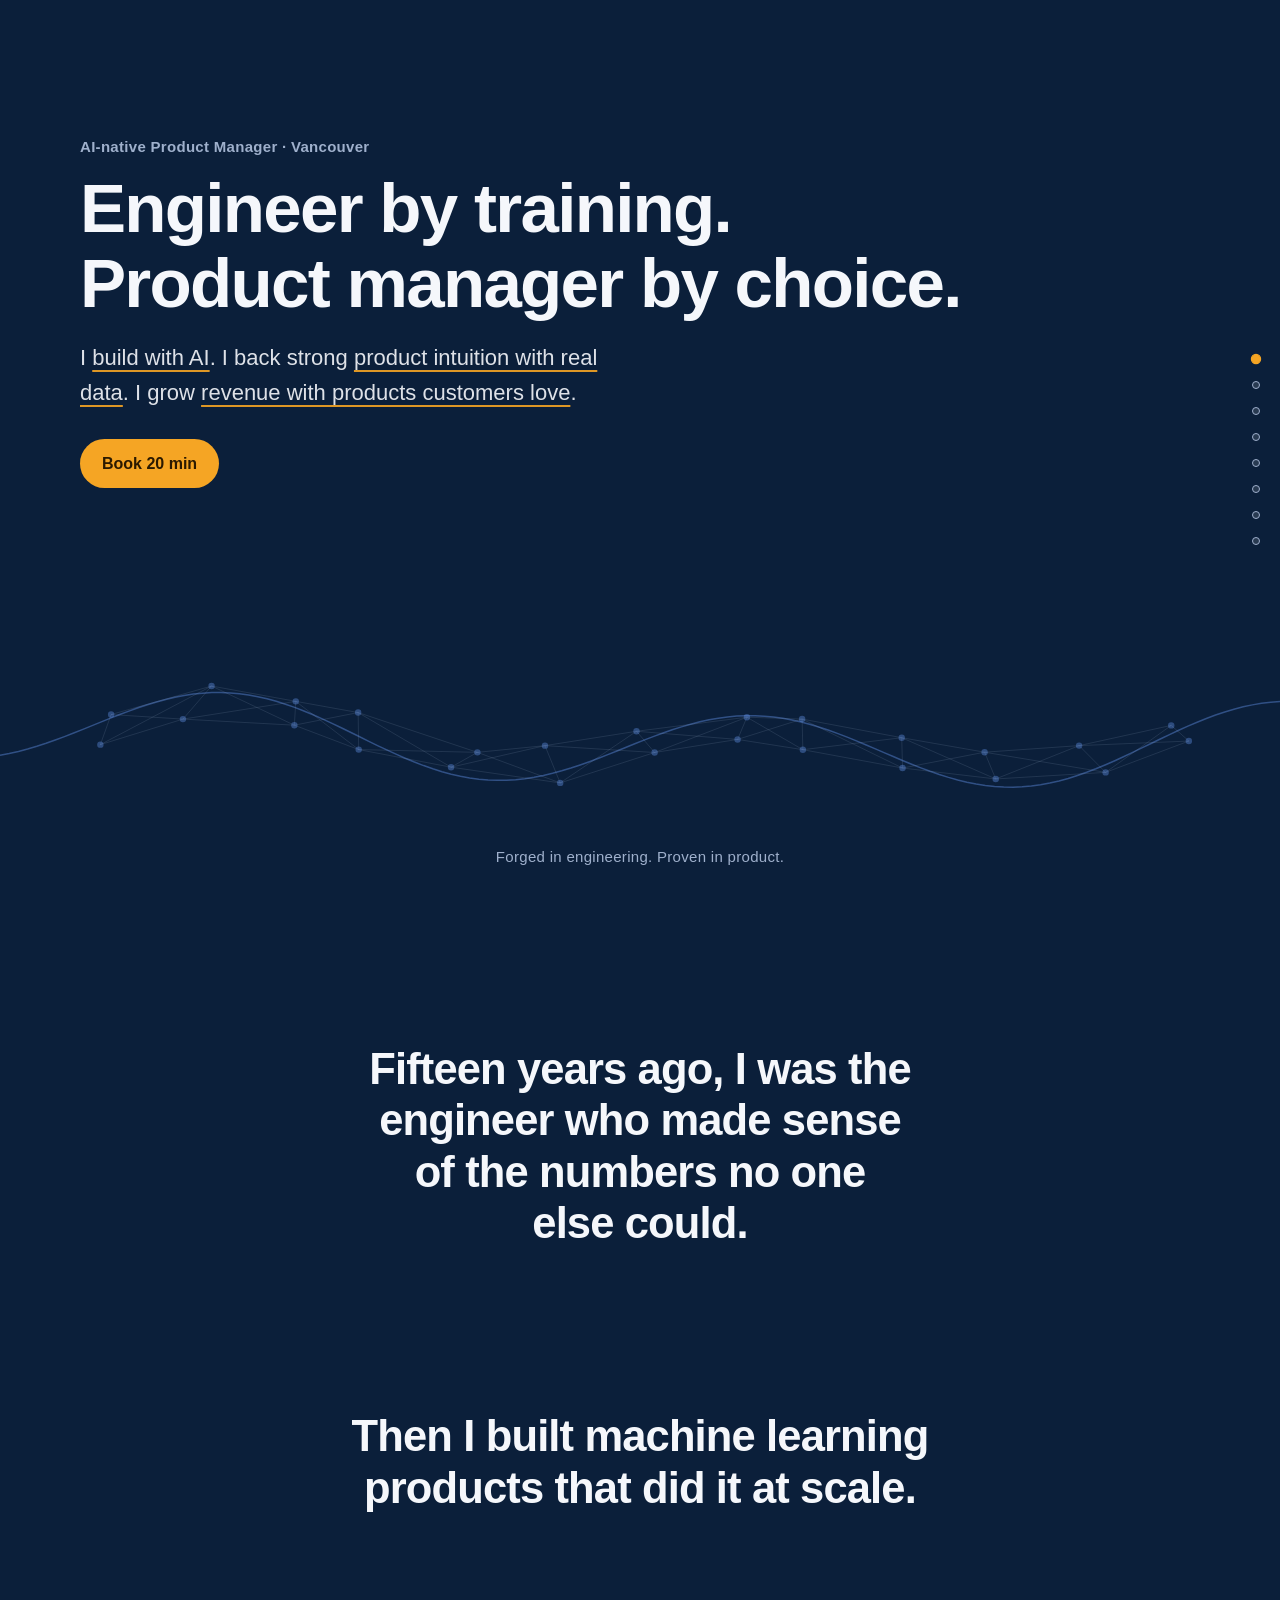
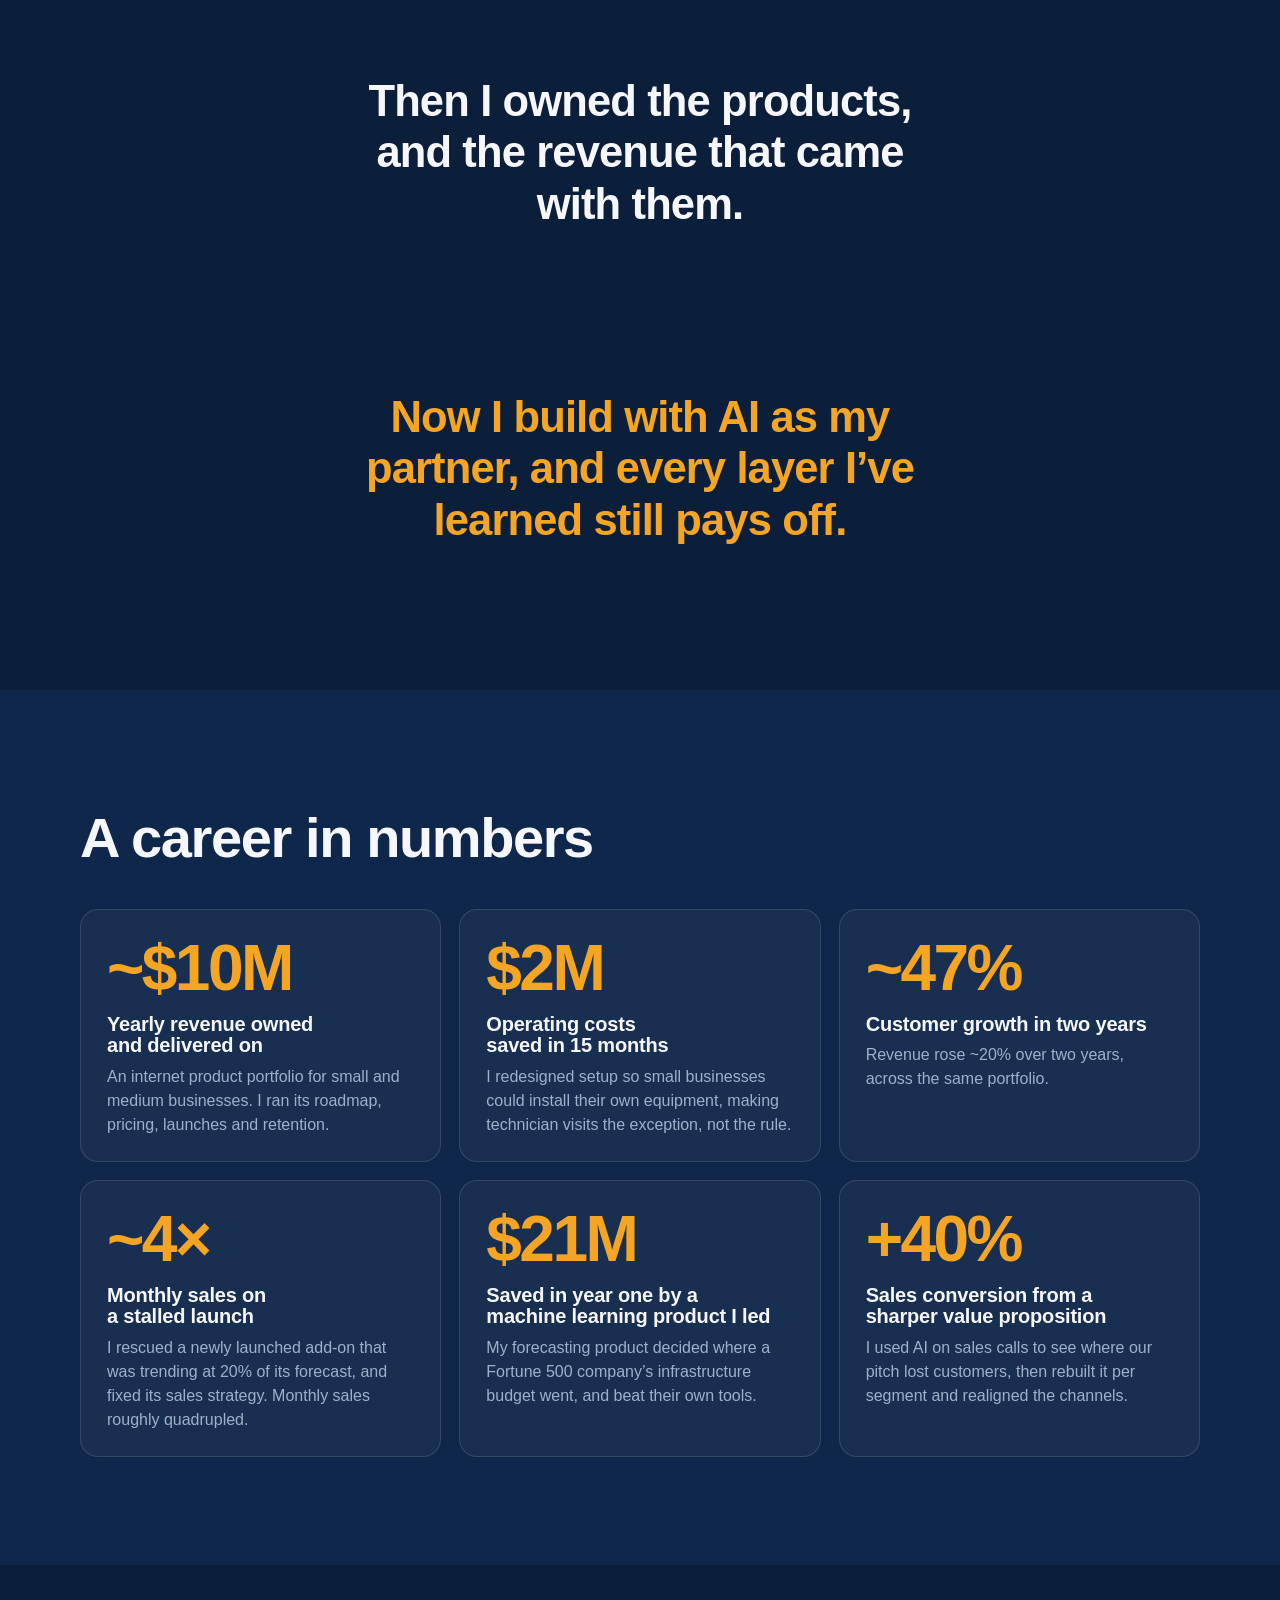
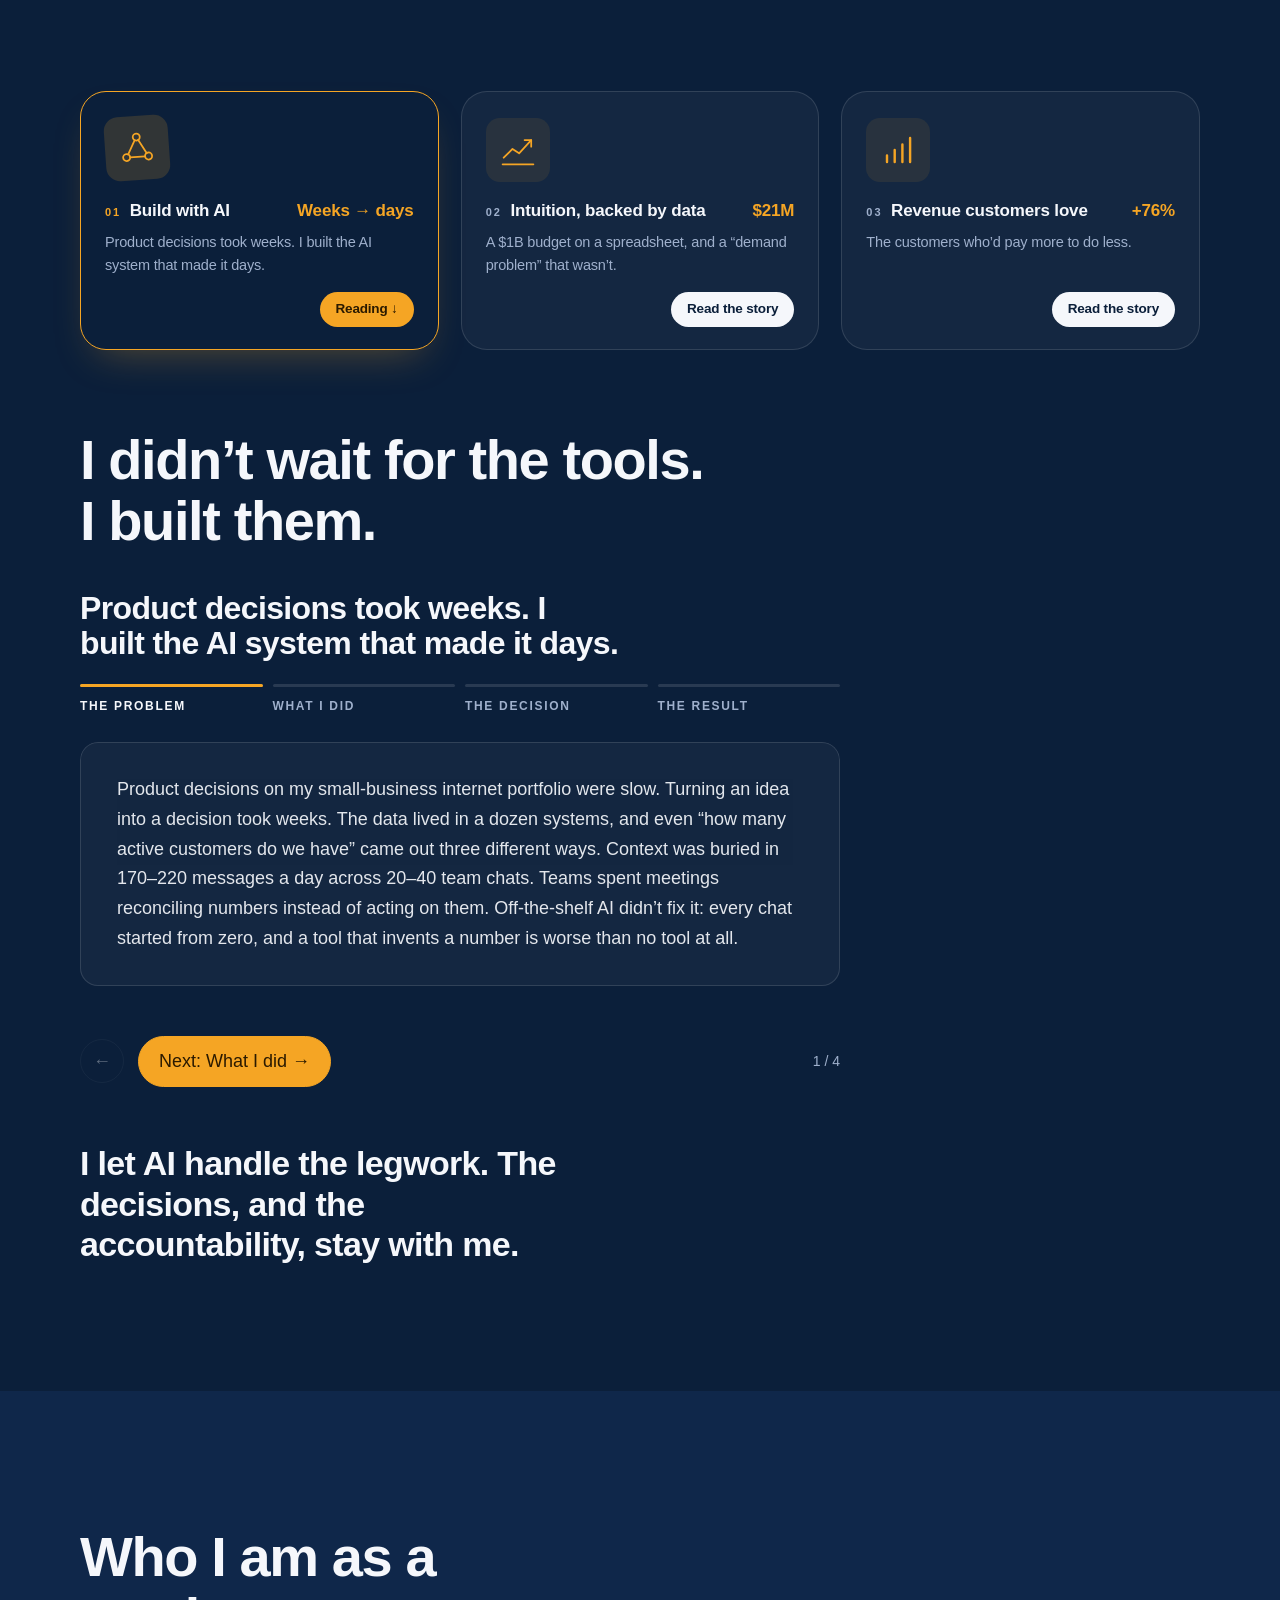
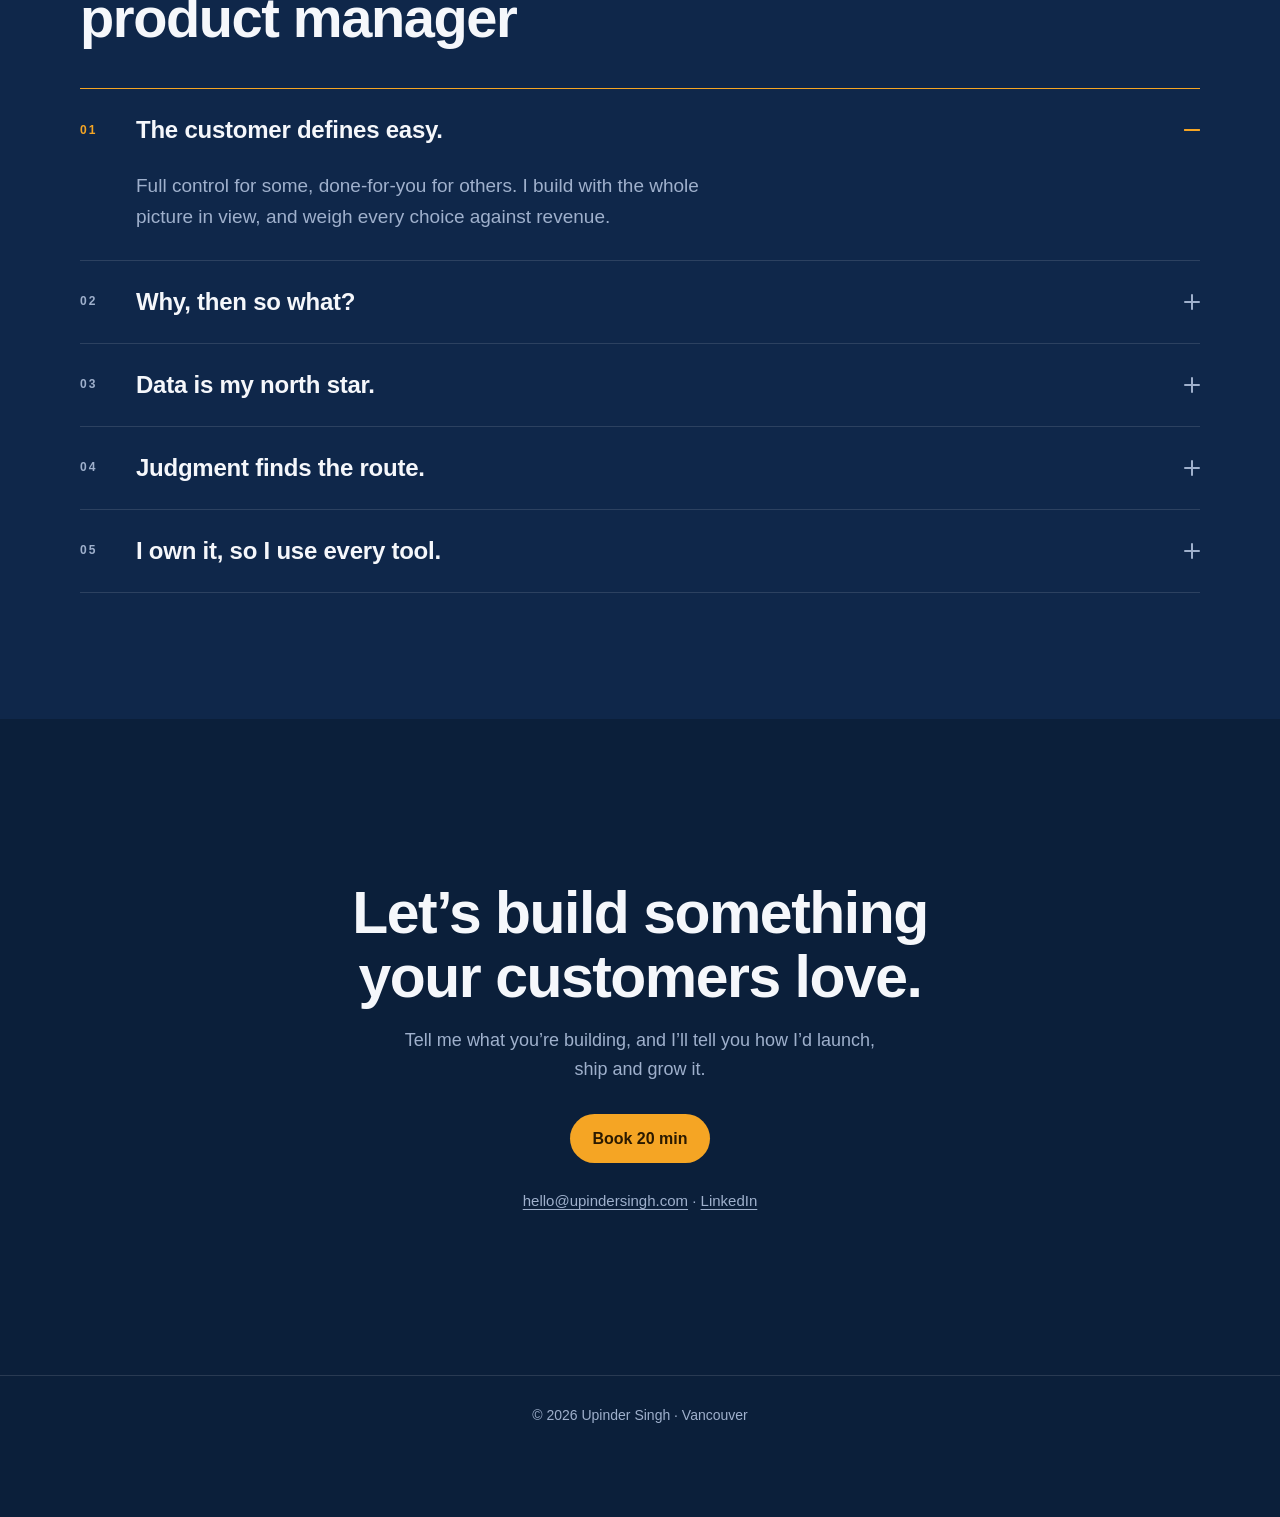
<file: index.html>
<!DOCTYPE html>
<html lang="en">
<head>
<meta charset="utf-8">
<meta name="viewport" content="width=device-width,initial-scale=1">
<title>Upinder Singh &middot; AI-native Product Manager</title>
<meta name="description" content="Upinder Singh &middot; AI-native Product Manager. I build with AI. I back strong product intuition with real data. I grow revenue with products customers love.">
<link rel="canonical" href="https://upindersingh.com/">
<meta property="og:type" content="website">
<meta property="og:url" content="https://upindersingh.com/">
<meta property="og:title" content="Upinder Singh &middot; AI-native Product Manager">
<meta property="og:description" content="Upinder Singh &middot; AI-native Product Manager. I build with AI. I back strong product intuition with real data. I grow revenue with products customers love.">
<meta property="og:site_name" content="Upinder Singh">
<meta property="og:locale" content="en_CA">
<meta property="og:image" content="https://upindersingh.com/og-image.png">
<meta property="og:image:width" content="1200">
<meta property="og:image:height" content="630">
<meta property="og:image:alt" content="Upinder Singh, AI-native Product Manager, Vancouver">
<meta name="twitter:card" content="summary_large_image">
<meta name="twitter:image" content="https://upindersingh.com/og-image.png">
<meta name="color-scheme" content="dark">
<meta name="theme-color" content="#0b1f3a">
<link rel="icon" href="/favicon.ico" sizes="32x32">
<link rel="icon" href="/favicon.svg" type="image/svg+xml">
<link rel="apple-touch-icon" href="/apple-touch-icon.png">
<script src="/js/flag.2026112501.js"></script>
<link rel="stylesheet" href="/css/site.2026112511.css">
<script src="/js/site.2026112511.js" defer></script>
<script type="application/ld+json">{"@context":"https://schema.org","@type":"Person","name":"Upinder Singh","jobTitle":"AI-native Product Manager","url":"https://upindersingh.com/","address":{"@type":"PostalAddress","addressLocality":"Vancouver","addressRegion":"BC","addressCountry":"CA"},"sameAs":["https://www.linkedin.com/in/upindersingh86"]}</script>
</head>
<body>
<a class="skip" href="#main">Skip to content</a>

<nav class="nav" aria-label="Sections">
  <a href="#hero" data-s="hero"><span>Intro</span><i></i></a>
  <a href="#years" data-s="years"><span>15 years</span><i></i></a>
  <a href="#numbers" data-s="numbers"><span>Numbers</span><i></i></a>
  <a href="#build" data-s="build"><span>Build with AI</span><i></i></a>
  <a href="#data" data-s="data"><span>Intuition + data</span><i></i></a>
  <a href="#revenue" data-s="revenue"><span>Revenue</span><i></i></a>
  <a href="#who" data-s="who"><span>Who I am</span><i></i></a>
  <a href="#book" data-s="book"><span>Book</span><i></i></a>
</nav>


<main id="main">
<section id="hero" aria-label="Introduction">
  <canvas id="wave" aria-hidden="true"></canvas>
  <div class="hint" id="prompt" aria-hidden="true">Move to tune <span class="meter"><i id="meter"></i></span></div>
  <div class="heroCopy">
    <div class="wrap">
      <div class="kicker">AI-native Product Manager &middot;&nbsp;Vancouver</div>
      <h1>Engineer by training.<br>Product manager by&nbsp;choice.</h1>
      <p class="sub">I <a class="u" href="#build">build with AI</a>. I back strong <a class="u" href="#data">product intuition with real data</a>. I grow <a class="u" href="#revenue">revenue with products customers love</a>.</p>
      <a class="btn" href="https://cal.com/meet-upinder/intro" target="_blank" rel="noopener noreferrer">Book 20 min<span class="sr"> (opens in a new tab)</span></a>
    </div>
  </div>
  <div class="tag">Forged in engineering. Proven in&nbsp;product.</div>
</section>

<section id="years" aria-label="Fifteen years">
  <div class="wrap lines">
    <p>Fifteen years ago, I was the engineer who made sense of the numbers no one else could.</p>
    <p>Then I built machine learning products that did it at scale.</p>
    <p>Then I owned the products, and the revenue that came with them.</p>
    <p class="em">Now I build with AI as my partner, and every layer I&rsquo;ve learned still pays off.</p>
  </div>
</section>

<section id="numbers" aria-labelledby="numH">
  <div class="wrap">
    <h2 class="secH" id="numH">A career in numbers</h2>
    <div class="tiles">
      <div class="tile rv"><div class="n" data-p="~$" data-v="10" data-s="M"><span class="cnt" aria-hidden="true">~$10M</span><span class="sr">~$10M</span></div><h3>Yearly revenue owned and delivered on</h3><p>An internet product portfolio for small and medium businesses. I ran its roadmap, pricing, launches and retention.</p></div>
      <div class="tile rv"><div class="n" data-p="$" data-v="2" data-s="M"><span class="cnt" aria-hidden="true">$2M</span><span class="sr">$2M</span></div><h3>Operating costs saved in 15 months</h3><p>I redesigned setup so small businesses could install their own equipment, making technician visits the exception, not the rule.</p></div>
      <div class="tile rv"><div class="n" data-p="~" data-v="47" data-s="%"><span class="cnt" aria-hidden="true">~47%</span><span class="sr">~47%</span></div><h3>Customer growth in two years</h3><p>Revenue rose ~20% over two years, across the same portfolio.</p></div>
      <div class="tile rv"><div class="n" data-p="~" data-v="4" data-s="&times;"><span class="cnt" aria-hidden="true">~4&times;</span><span class="sr">~4&times;</span></div><h3>Monthly sales on a stalled launch</h3><p>I rescued a newly launched add-on that was trending at 20% of its forecast, and fixed its sales strategy. Monthly sales roughly quadrupled.</p></div>
      <div class="tile rv"><div class="n" data-p="$" data-v="21" data-s="M"><span class="cnt" aria-hidden="true">$21M</span><span class="sr">$21M</span></div><h3>Saved in year one by a machine learning product I led</h3><p>My forecasting product decided where a Fortune 500 company&rsquo;s infrastructure budget went, and beat their own tools.</p></div>
      <div class="tile rv"><div class="n" data-p="+" data-v="40" data-s="%"><span class="cnt" aria-hidden="true">+40%</span><span class="sr">+40%</span></div><h3>Sales conversion from a sharper value proposition</h3><p>I used AI on sales calls to see where our pitch lost customers, then rebuilt it per segment and realigned the channels.</p></div>
    </div>
  </div>
</section>

<section id="proof" aria-label="Proof of the three promises">
 <div class="wrap">
  <nav class="tabs pcards" aria-label="Pillars">
    <a class="tab pcard" href="#build" data-t="build"><span class="pvizw"><svg class="picon" viewBox="0 0 40 40" aria-hidden="true" focusable="false"><g fill="none" stroke="#f5a524" stroke-width="1.6" stroke-linecap="round"><circle cx="10" cy="28" r="3.2"/><circle cx="20" cy="10" r="3.2"/><circle cx="30" cy="28" r="3.2"/><path d="M11.6 25.2L18.4 12.8M21.6 12.8L28.4 25.2M13.2 28H26.8"/></g></svg></span><span class="pbody"><span class="ptop"><span class="ptl"><span class="tn">01</span> <span class="tl">Build with AI</span></span><span class="pstat">Weeks &rarr; days</span></span><span class="pdesc">Product decisions took weeks. I built the AI system that made it days.</span><span class="pbtn"><span class="pb1">Read the story</span><span class="pb2">Reading &darr;</span></span></span></a>
    <a class="tab pcard" href="#data" data-t="data"><span class="pvizw"><svg class="picon" viewBox="0 0 40 40" aria-hidden="true" focusable="false"><g fill="none" stroke="#f5a524" stroke-width="1.6" stroke-linecap="round" stroke-linejoin="round"><path d="M6 33H34"/><path d="M7 27L15 19L21 23L32 11"/><path d="M26 11H32V17"/></g></svg></span><span class="pbody"><span class="ptop"><span class="ptl"><span class="tn">02</span> <span class="tl">Intuition, backed by data</span></span><span class="pstat">$21M</span></span><span class="pdesc">A $1B budget on a spreadsheet, and a &ldquo;demand problem&rdquo; that wasn&rsquo;t.</span><span class="pbtn"><span class="pb1">Read the story</span><span class="pb2">Reading &darr;</span></span></span></a>
    <a class="tab pcard" href="#revenue" data-t="revenue"><span class="pvizw"><svg class="picon" viewBox="0 0 40 40" aria-hidden="true" focusable="false"><g fill="none" stroke="#f5a524" stroke-width="2.2" stroke-linecap="round"><path d="M10 31V25M17 31V20M24 31V15M31 31V9"/></g></svg></span><span class="pbody"><span class="ptop"><span class="ptl"><span class="tn">03</span> <span class="tl">Revenue customers love</span></span><span class="pstat">+76%</span></span><span class="pdesc">The customers who&rsquo;d pay more to do less.</span><span class="pbtn"><span class="pb1">Read the story</span><span class="pb2">Reading &darr;</span></span></span></a>
  </nav>

  <div class="panel" id="build" aria-labelledby="buildH">
    <div class="lab">01 &middot; Build with AI</div>
    <h2 class="secH" id="buildH">I didn&rsquo;t wait for the tools.<br class="d"> I&nbsp;built&nbsp;them.</h2>
    <article class="story">
      <span class="stat">Weeks &rarr; days</span><h3 class="storyH">Product decisions took weeks. I built the AI system that made it days.</h3>
      <div class="beats">
        <div class="bcard rv"><div class="k">The problem</div><p>Product decisions on my small-business internet portfolio were slow. Turning an idea into a decision took weeks. The data lived in a dozen systems, and even &ldquo;how many active customers do we have&rdquo; came out three different ways. Context was buried in 170&ndash;220 messages a day across 20&ndash;40 team chats. Teams spent meetings reconciling numbers instead of acting on them. Off-the-shelf AI didn&rsquo;t fix it: every chat started from zero, and a tool that invents a number is worse than no tool at all.</p></div>
        <div class="bcard rv"><div class="k">What I did</div><p>I designed and built my own AI operating system for product work, from scratch, on Claude and Google&rsquo;s tools. A lead agent routes each question to one of about 10 specialist agents covering areas like retention, growth, pricing and operations. One of them exists only to attack every plan before it reaches leadership. A decision ledger keeps a running record of what was decided, why, and on what evidence, so nothing is forgotten between conversations. Underneath it, I joined three separate systems into one dataset on Google Cloud Platform (GCP).</p></div>
        <div class="bcard rv"><div class="k">The decision</div><p>I built in two rules most AI setups skip. The first: autonomy is proven, not assumed. A new agent only drafts, every number needs a source, and I approve. As its track record builds, it moves up approval tiers and handles routine calls on its own; if its scores slip, it moves back down. The second: every agent has to earn its place. I started with 20, saw them overlapping and blurring who owned what, and cut back to about 10. Each is now scored on what it adds, and the weak ones get merged or retired.</p></div>
        <div class="bcard rv"><div class="k">The result</div><p>Ideation to product decision went from weeks to days. Three conflicting customer counts became one trusted number. Twenty-five data disputes went into a single log, and each one was tracked to an answer instead of being re-argued. Two hundred messages a day became one ranked brief. A weekly leadership report that took half a day now builds itself from live data.</p></div>
      </div>
    </article>
    <p class="closer rv">I let AI handle the legwork. The decisions, and the accountability, stay with&nbsp;me.</p>
  </div>

  <div class="panel" id="data" aria-labelledby="dataH">
    <div class="lab">02 &middot; Intuition, backed by data</div>
    <h2 class="secH" id="dataH">Intuition guides.<br class="d"> Data&nbsp;anchors.</h2>
    <p class="intro rv">Any system is only as good as the numbers going into it. Reporting what a number says is easy. I&rsquo;ve spent fifteen years asking why it says that, and what it costs the business if nobody asks.</p>
    <article class="story">
      <span class="stat">$21M saved in year one</span><h3 class="storyH">$1B a year, planned on a spreadsheet that was wrong 4 times in&nbsp;10</h3>
      <div class="beats">
        <div class="bcard rv"><div class="k">The problem</div><p>Our Fortune 500 client spends about $1B a year on infrastructure in one region alone. Their leadership set us an audacious goal: cut that spend by 10% within two years and improve customer experience at the same time. But the static, outdated spreadsheet-based solution they used to decide where to upgrade got only 59% of the calls right. Money went into upgrades nobody needed, while places that did need one were missed and customers there lived with slow service.</p></div>
        <div class="bcard rv"><div class="k">What I did</div><p>I was the lead product manager for a Bay Area AI startup&rsquo;s flagship machine learning product: a forecaster that studies years of usage history to predict where demand will outgrow what&rsquo;s in place, so money goes there first. The existing solution ran on rules that looked back only 18 months, so I trained our model on 36, long enough to tell a one-off spike from real growth. From there I kept tuning the model&rsquo;s parameters so it got sharper with every round. Before any change counted, I ran it against new builds still waiting for funding, to see which ones the model would back and which it would hold.</p></div>
        <div class="bcard rv"><div class="k">The decision</div><p>As product manager, I decided which signals the model should weigh most, drawing on years in the industry and my read of that market. Then, instead of a polished demo, I proposed a head-to-head on their own data: our model against their in-house tools, on the same sites over the same four months. It tested the method and built trust in the same move. If the model was as good as I believed, their planners would see it in their own numbers.</p></div>
        <div class="bcard rv"><div class="k">The result</div><p>In year one, the first version (MVP) alone saved $21M, 2.1% of the yearly budget. The client&rsquo;s spreadsheet got about 6 of every 10 upgrade calls right; our model got 8 (59% &rarr; 81%). Upgrades nobody needed dropped from 213 to 76. Upgrades that were needed but missed dropped from 121 to 49. It remains one of the startup&rsquo;s headline products. Full results are in the white paper I co-authored with a Big Four consulting firm.</p></div>
      </div>
    </article>
    <article class="story">
      <span class="stat">A $0 fix to a record cancellation spike</span><h3 class="storyH">The &ldquo;demand problem&rdquo; that wasn&rsquo;t</h3>
      <div class="beats">
        <div class="bcard rv"><div class="k">The problem</div><p>I owned the internet product portfolio for small businesses at one of Canada&rsquo;s largest tech companies, about $10M a year in revenue. In 2026, cancellations ran 40% higher than the year before, while the customer base grew only 24%. Then came a record month of cancellations. Small businesses were leaving at the fastest pace we&rsquo;d seen, and each one took recurring revenue with it. Leadership needed an answer before the holiday sales peak. The room&rsquo;s first guesses were price and product quality.</p></div>
        <div class="bcard rv"><div class="k">What I did</div><p>The data had been sitting there all along; nobody had pulled it apart. I did it myself, querying the raw data on Google Cloud Platform (GCP). I broke down every cancellation by how the customer was sold and when their contract ended. The spike wasn&rsquo;t spread across the business. Most of it came from subscriptions sold as add-ons to business phone plans, now reaching the end of two-year contracts. More than half of those businesses had never used the internet service once. My investigation ended at a badly placed sales discount. A business got a discount on its phone plan if it also had internet with us, with no minimum spend. So sellers added our product to unlock the discount, and customers ended up paying for a service they never needed. Two years later, they left.</p></div>
        <div class="bcard rv"><div class="k">The decision</div><p>Fixing the discount meant fewer new sales in the short term, which is a hard sell when teams are measured on volume. I made the case to directors as value over volume: every customer signed through that loophole was a cancellation two years out. My fix cost nothing: set a minimum spend to qualify for the discount. To protect the customers we keep, I built a churn prediction model, which flags new customers who look likely to leave while there&rsquo;s still time to win them back.</p></div>
        <div class="bcard rv"><div class="k">The result</div><p>I won director buy-in across 5 teams. The minimum-spend rule went live two weeks before Black Friday, so the busiest sales season of the year brings in customers who actually want the service. This is a deliberate long-term play: the payoff shows up as those contracts renew instead of cancel. My churn model tracks exactly that, so the gain doesn&rsquo;t quietly slip away.</p></div>
      </div>
    </article>
  </div>

  <div class="panel" id="revenue" aria-labelledby="revH">
    <div class="lab">03 &middot; Revenue from products customers love</div>
    <h2 class="secH long" id="revH">Keeping the right customers is half of it. <span class="l2">The other half is finding the ones nobody is building for yet.</span></h2>
    <article class="story">
      <span class="stat">+76% revenue in year two</span><h3 class="storyH">The customers who&rsquo;d pay more to do&nbsp;less</h3>
      <div class="beats">
        <div class="bcard rv"><div class="k">The problem</div><p>I owned the internet product for small businesses. Most small businesses want to be in control, so self-install was the default, and it worked for them. But in my experience, about 1 in 5 want the opposite. They have the budget, but not the time, the know-how or the appetite to climb a ladder. Our offer was built for the do-it-yourself majority, so these businesses had nothing designed for them. That meant revenue we weren&rsquo;t capturing, from customers ready to pay for the right service.</p></div>
        <div class="bcard rv"><div class="k">What I did</div><p>I went to them. I visited and interviewed 20 small businesses across British Columbia and asked two things: what would it take for you to install this yourself, and what would white-glove service mean to you? The first answer was a firm no: no time, no climbing ladders, no risk of getting it wrong. The second answer gave me a spec. Then I ran support calls through an LLM (a large language model) to find where hands-off customers struggled and when. Together, that showed exactly what this group needed, and that they&rsquo;d pay for it.</p></div>
        <div class="bcard rv"><div class="k">The decision</div><p>I made it a paid premium tier, not a free add-on. This group valued the service, and pricing it that way turned their need into a new revenue stream. I mapped the customer journey end to end, from first order to first bill, and rallied tech, marketing, sales and support behind it. Ordering got simpler. A concierge booked the install for the customer. Technicians arrived with the ladders, brackets and mounting frames they needed to finish in one visit. Seven days later, we circled back to make sure we&rsquo;d given them the service they&rsquo;d paid a premium for.</p></div>
        <div class="bcard rv"><div class="k">The result</div><p>Revenue from the tier grew 76% in its second year. Premium subscribers grew 5&times; since launch, and their customer satisfaction scores rose 15 points.</p></div>
      </div>
    </article>
  </div>
 </div>
</section>

<section id="who" aria-labelledby="whoH">
  <div class="wrap">
    <h2 class="secH" id="whoH">Who I am as a product manager</h2>
    <ul class="pillars">
      <li class="rv"><b>The customer defines easy.</b> <span>Full control for some, done-for-you for others. I build with the whole picture in view, and weigh every choice against revenue.</span></li>
      <li class="rv"><b>Why, then so what?</b> <span>&ldquo;Why?&rdquo; tells me what&rsquo;s really going on. &ldquo;So what?&rdquo; tells me whether it matters, and what it costs if nobody acts.</span></li>
      <li class="rv"><b>Data is my north star.</b> <span>Every decision starts with the numbers, and every launch is measured against them.</span></li>
      <li class="rv"><b>Judgment finds the route.</b> <span>Data shows where to go. Judgment turns an option that looks good on paper into one that works in the real world, and sometimes into an answer no spreadsheet would suggest.</span></li>
      <li class="rv"><b>I own it, so I use every tool.</b> <span>The outcome is mine, so I reach for whatever gets it done, from an AI agent to a plain conversation with the customer. Often the simplest one wins.</span></li>
    </ul>
  </div>
</section>

<section id="book" aria-labelledby="bookH">
  <div class="wrap">
    <h2 id="bookH">Let&rsquo;s build something your customers love.</h2>
    <p>Tell me what you&rsquo;re building, and I&rsquo;ll tell you how I&rsquo;d launch, ship and grow it.</p>
    <a class="btn" id="bookBtn" href="https://cal.com/meet-upinder/intro" target="_blank" rel="noopener noreferrer">Book 20 min<span class="sr"> (opens in a new tab)</span></a>
    <div class="contact"><a href="mailto:hello@upindersingh.com">hello@upindersingh.com</a> &middot; <a href="https://www.linkedin.com/in/upindersingh86" target="_blank" rel="noopener noreferrer">LinkedIn<span class="sr"> (opens in a new tab)</span></a></div>
  </div>
</section>
</main>

<footer>&copy; 2026 Upinder Singh &middot; Vancouver</footer>
<a class="btn float hide" id="floatBook" href="https://cal.com/meet-upinder/intro" target="_blank" rel="noopener noreferrer">Book 20 min<span class="sr"> (opens in a new tab)</span></a>
</body>
</html>
</file>
<file: css/site.2026112511.css>
/* upindersingh.com · navy + amber · system fonts only, no third-party assets */
:root{color-scheme:dark;--sans:-apple-system,BlinkMacSystemFont,"SF Pro Display","SF Pro Text","Segoe UI",Roboto,Helvetica,Arial,sans-serif;
--bg:#0b1f3a;--bg2:#0f274a;--ink:#f5f7fb;--mute:#9fb0cc;--line:rgba(255,255,255,.12);--acc:#f5a524;--accInk:#2b1a00;--wave:#6ea0ff;--card:rgba(255,255,255,.04)}
*{box-sizing:border-box;min-width:0}
html{scroll-behavior:smooth;background:var(--bg)}
body{margin:0;background:var(--bg);color:var(--ink);font:18px/1.6 var(--sans);-webkit-font-smoothing:antialiased;overflow-x:clip}
a{color:inherit}
h1,h2,h3{margin:0;letter-spacing:-.025em;line-height:1.08;font-weight:700;text-wrap:balance;overflow-wrap:break-word}
p{text-wrap:pretty}
section{position:relative;scroll-margin-top:0}
.wrap{width:min(1120px,100% - 48px);margin-inline:auto}
.kicker{font-size:15px;font-weight:600;letter-spacing:.02em;color:var(--mute)}
.btn{display:inline-flex;align-items:center;gap:8px;background:var(--acc);color:var(--accInk);text-decoration:none;font-weight:600;font-size:16px;padding:12px 22px;border-radius:999px;transition:transform .15s}
.btn:hover{transform:translateY(-1px)}
a:focus-visible,button:focus-visible{outline:2px solid var(--acc);outline-offset:3px;border-radius:4px}
.btn:focus-visible{border-radius:999px}

/* Hero */
#hero{min-height:max(100svh,560px);height:auto;overflow:hidden;display:flex;flex-direction:column}
#wave{position:absolute;inset:0;width:100%;height:100%}
.hint{position:absolute;right:max(24px,calc((100% - 1120px)/2));bottom:calc(3.5% + 2px);font-size:13px;color:var(--mute);display:flex;align-items:center;gap:10px;transition:opacity .6s}
.hint.off{opacity:0}
.meter{display:inline-block;width:70px;height:2px;background:var(--line);border-radius:2px;overflow:hidden}
.meter i{display:block;height:100%;width:100%;background:var(--acc);transform:scaleX(0);transform-origin:left}
.heroCopy{position:relative;padding-top:clamp(64px,15svh,160px);animation:in .9s ease both}
@keyframes in{from{opacity:0;transform:translateY(10px)}to{opacity:1;transform:none}}
.heroCopy h1{font-size:clamp(34px,5.4vw,76px);margin:12px 0 20px}
.heroCopy p.sub{font-size:clamp(18px,1.8vw,22px);max-width:46ch;opacity:.9;margin:0 0 28px}
.u{text-decoration:underline;text-decoration-color:var(--acc);text-decoration-thickness:1.5px;text-underline-offset:5px}
.u:hover{color:var(--acc)}
.tag{position:relative;margin-top:auto;padding:clamp(150px,24svh,250px) 24px 3.5svh;text-align:center;color:var(--mute);font-size:15px;letter-spacing:.02em}

/* Fifteen years */
#years{padding:clamp(100px,16vh,180px) 0}
.lines{text-align:center}
.lines p{font-size:clamp(26px,3.4vw,44px);line-height:1.18;letter-spacing:-.02em;font-weight:600;margin:0 auto 18vh;max-width:24ch;transition:opacity .8s,transform .8s}
.lines p:last-child{margin-bottom:0}
.js .lines p:not(.on){opacity:0;transform:translateY(16px)}
.lines p.em{color:var(--acc)}

/* Shared section heads */
.secH{font-size:clamp(32px,4.4vw,56px);margin:10px 0 40px;max-width:22ch}
.lab{font-size:13px;letter-spacing:.14em;text-transform:uppercase;color:var(--acc);font-weight:700}

/* Numbers */
#numbers{padding:clamp(80px,12vh,140px) 0;background:var(--bg2)}
.tiles{display:grid;grid-template-columns:repeat(auto-fit,minmax(min(300px,100%),1fr));gap:18px}
.tile{background:var(--card);border:1px solid var(--line);border-radius:18px;padding:26px 26px 24px}
.tile .n{font-size:clamp(44px,5vw,64px);font-weight:800;letter-spacing:-.04em;line-height:1;color:var(--acc);font-variant-numeric:tabular-nums}
.tile h3{font-size:20px;margin:14px 0 8px;letter-spacing:-.01em}
.tile p{margin:0;color:var(--mute);font-size:16px;line-height:1.5}

/* Story panes */
#proof,#who{padding:clamp(90px,14vh,160px) 0}
#who{background:var(--bg2)}
.intro{font-size:clamp(19px,1.8vw,23px);max-width:56ch;margin:-14px 0 52px;opacity:.9}
.story{border-top:1px solid var(--line);padding-top:34px;margin-top:10px}
.story+.story{margin-top:64px}
.storyH{font-size:clamp(23px,2.5vw,32px);margin:0 0 30px;max-width:32ch;letter-spacing:-.02em}
.beat{display:grid;grid-template-columns:170px 1fr;gap:8px 32px;margin:0 0 26px}
.beat .k{font-size:12px;letter-spacing:.14em;text-transform:uppercase;color:var(--mute);font-weight:700;padding-top:6px}
.beat p{margin:0;max-width:60ch;opacity:.92}
.beat a{text-decoration-color:var(--acc);text-underline-offset:3px}
.beat a:hover{color:var(--acc)}
.closer{font-size:clamp(24px,2.8vw,34px);font-weight:700;letter-spacing:-.02em;max-width:26ch;margin:56px 0 0;line-height:1.2}

/* Who I am */
.pillars{list-style:none;margin:0;padding:0;display:grid;gap:0}
.pillars li{padding:24px 0;border-top:1px solid var(--line);display:grid;grid-template-columns:minmax(220px,340px) 1fr;gap:8px 32px;align-items:baseline}
.pillars li:last-child{border-bottom:1px solid var(--line)}
.pillars b{font-size:clamp(20px,2vw,24px);letter-spacing:-.01em;line-height:1.25}
.pillars span{color:var(--mute);max-width:54ch}

/* Close */
#book{padding:clamp(110px,18vh,190px) 0;text-align:center}
#book h2{font-size:clamp(34px,4.6vw,60px);max-width:18ch;margin:0 auto 18px}
#book p{color:var(--mute);max-width:48ch;margin:0 auto 30px}
.contact{margin-top:26px;font-size:15px;color:var(--mute)}
.contact a{text-underline-offset:3px}
.contact a:hover{color:var(--acc)}
footer{padding:28px 0 90px;text-align:center;color:var(--mute);font-size:14px;border-top:1px solid var(--line)}

/* Navigator */
.nav{position:fixed;right:12px;top:50%;transform:translateY(-50%);display:flex;flex-direction:column;gap:2px;z-index:20}
.nav a{position:relative;display:flex;align-items:center;justify-content:center;width:24px;height:24px;text-decoration:none;font-size:12px;color:var(--mute)}
.nav a span{position:absolute;right:26px;pointer-events:none;opacity:0;transform:translateX(6px);transition:.2s;white-space:nowrap;background:var(--bg);padding:1px 6px;border-radius:6px}
.nav a:hover span,.nav a:focus-visible span{opacity:1;transform:none}
.nav a i{width:8px;height:8px;border-radius:50%;background:var(--line);border:1px solid var(--mute);transition:.2s}
.nav a.cur i{background:var(--acc);border-color:var(--acc);transform:scale(1.3)}
.float{position:fixed;right:22px;bottom:22px;z-index:21;box-shadow:0 6px 24px rgba(0,0,0,.3);transition:opacity .3s,transform .3s,visibility 0s}
.float.hide{opacity:0;transform:translateY(12px);pointer-events:none;visibility:hidden;transition:opacity .3s,transform .3s,visibility 0s .3s}

/* Reveal */
.rv{transition:opacity .8s ease,transform .8s ease}
.js .rv:not(.on){opacity:0;transform:translateY(18px)}
.rv.now{transition:none}

@media (max-width:1240px){.nav{display:none}}
@media (max-width:720px){
  .hint{display:none}
  .heroCopy{padding-top:11svh}
  .tag{padding-top:clamp(150px,22svh,220px)}
  .story{padding-bottom:8px}
  .beat,.pillars li{grid-template-columns:1fr}
  .beat .k{padding-top:0}
  .story+.story{margin-top:48px}
  .float{right:16px;bottom:16px}
}
@media (max-width:420px){.heroCopy h1{font-size:31px}.secH{font-size:30px}}
@media (max-width:360px){.kicker{font-size:13px}.tag{font-size:14px}}
@media (prefers-reduced-motion:reduce){*{transition:none!important;animation:none!important;scroll-behavior:auto!important}.js .rv,.js .lines p{opacity:1!important;transform:none!important}}

/* 404 */
#nf{padding:22vh 0;text-align:left}
#nf h1{font-size:clamp(34px,4.6vw,60px);margin:10px 0 28px;max-width:18ch}
.secH.long{font-size:clamp(28px,3.6vw,46px);max-width:none}
.secH .l2{display:block;text-wrap:balance}
@media (max-width:720px){br.d{display:none}.float{padding:9px 16px;font-size:14px}}

/* Accessibility helpers */
.sr{position:absolute;width:1px;height:1px;overflow:hidden;clip-path:inset(50%);white-space:nowrap}
.skip{position:absolute;left:-9999px;top:0}
.skip:focus{left:16px;top:16px;z-index:30;background:var(--acc);color:var(--accInk);padding:8px 14px;border-radius:8px;text-decoration:none;font-weight:600}
@media (min-width:721px) and (orientation:portrait){.heroCopy{padding-top:22svh}}

/* Print / Save as PDF */
@media print{
  html,body{background:#fff!important;color:#111!important}
  .rv,.lines p{opacity:1!important;transform:none!important;transition:none!important}
  .nav,.float,#wave,.hint,.btn,.skip{display:none!important}
  #hero{min-height:0;display:block}
  .heroCopy{padding-top:0;animation:none}
  .tag{padding:16px 0 0;text-align:left}
  #years,#numbers,#proof,#who,#book{padding:28px 0;background:none!important}
  .wrap{width:100%}
  .lines p{font-size:20px;color:#111;margin:0 auto .6em}
  .heroCopy h1{font-size:30px}
  .secH,#book h2{font-size:24px;margin-bottom:16px}
  .tiles{grid-template-columns:1fr 1fr}
  .tile{background:none;border-color:#bbb;padding:14px}
  .tile .n{font-size:30px}
  .tile,.beat,.pillars li{break-inside:avoid}
  .story{border-color:#bbb}
  .beat{grid-template-columns:120px 1fr}
  .tile .n,.lab,.lines p.em{color:#8a5a00!important}
  .kicker,.tag,.tile p,.beat .k,.pillars span,#book p,.contact,footer,.intro,.beat p{color:#333!important;opacity:1}
  a{color:#111}
  footer{padding:16px 0}
}

/* story cards */
.story.card{border:1px solid var(--line);border-radius:18px;background:var(--card);padding:0;margin-top:22px;transition:border-color .2s}
.story.card+.story.card{margin-top:22px}
.story.card:hover,.story.card:focus-within{border-color:rgba(245,165,36,.55)}
.card summary{list-style:none;cursor:pointer;padding:28px 32px;display:block;border-radius:18px}
.card summary::-webkit-details-marker{display:none}
.card summary:focus-visible{outline:2px solid var(--acc);outline-offset:3px}
.card .stat{display:block;color:var(--acc);font-weight:800;font-size:clamp(20px,2vw,26px);letter-spacing:-.02em;margin-bottom:10px}
.card .storyH{margin:0 0 16px}
.card .more{display:inline-flex;align-items:center;gap:8px;font-size:14px;font-weight:600;color:var(--ink);opacity:.85}
.card .more::after{content:"";width:8px;height:8px;border-right:2px solid var(--acc);border-bottom:2px solid var(--acc);transform:rotate(45deg) translateY(-2px);transition:transform .2s}
.card details[open] .more::after{transform:rotate(-135deg) translateY(-2px)}
.card .mc{display:none}.card details[open] .mo{display:none}.card details[open] .mc{display:inline}
.card .cbody{padding:4px 32px 10px;border-top:1px solid var(--line);padding-top:28px;margin:0 0 6px}
.card details[open] .rv{opacity:1;transform:none}
@media (max-width:720px){.card summary{padding:22px 20px}.card .cbody{padding:22px 20px 6px}}
@media print{.story.card{border:0;background:none}.card .more{display:none}.card summary{padding:0}.card .cbody{padding:0;border:0}}

/* pillar tabs + horizontal story cards */
.tabs{display:flex;gap:10px;margin:0 0 56px;flex-wrap:wrap}
.tab{display:inline-flex;align-items:center;gap:8px;padding:12px 20px;min-height:44px;border:1px solid var(--line);border-radius:999px;color:var(--ink);text-decoration:none;font-weight:600;font-size:15px;transition:background .2s,border-color .2s,color .2s}
.tab:hover{border-color:var(--acc)}
.tab .tn{color:var(--acc);font-weight:800}
.tab .ts{display:none}
.tab[aria-selected="true"]{background:var(--acc);border-color:var(--acc);color:var(--accInk)}
.tab[aria-selected="true"] .tn{color:var(--accInk)}
.tab:focus-visible{outline:2px solid var(--acc);outline-offset:3px}
.js .panel .lab{display:none}
.panel+.panel{margin-top:110px}
.js .panel+.panel{margin-top:0}
.panel[hidden]{display:none}
.story{border:0;padding:0;margin:0}
.story+.story{margin-top:64px}
.story .stat{display:block;color:var(--acc);font-weight:800;font-size:clamp(20px,2vw,26px);letter-spacing:-.02em;margin-bottom:10px}
.story .storyH{margin:0 0 24px}
.beats{display:grid;grid-template-columns:repeat(2,minmax(0,1fr));gap:18px}
.bcard{border:1px solid var(--line);border-radius:18px;background:var(--card);padding:26px 28px}
.bcard .k{font-size:12px;letter-spacing:.14em;text-transform:uppercase;color:var(--acc);font-weight:700;margin-bottom:12px}
.bcard p{margin:0;font-size:16.5px;line-height:1.62;opacity:.92}
.bcard:last-child{border-color:rgba(245,165,36,.55)}
@media (max-width:820px){.beats{grid-template-columns:1fr}.tab .tl{display:none}.tab .ts{display:inline}.tab:first-child .tl{display:inline}.tabs{gap:8px}.tab{padding:10px 14px;font-size:14px}}
@media print{.tabs{display:none}.panel[hidden]{display:block!important}.js .panel .lab{display:block}.panel+.panel{margin-top:28px!important}.bcard{border:0;background:none;padding:0 0 10px}.beats{grid-template-columns:1fr;gap:8px}.bcard .k{color:#8a5a00}.bcard p{color:#333;opacity:1}}

/* story stepper (JS enhancement; without JS all four cards show) */
.storypick{display:flex;gap:10px;flex-wrap:wrap;margin:0 0 40px}
.spick{font:inherit;font-size:15px;font-weight:700;color:var(--ink);background:transparent;border:1px solid var(--line);border-radius:999px;padding:10px 18px;min-height:44px;cursor:pointer;transition:border-color .2s,background .2s,color .2s}
.spick:hover{border-color:var(--acc)}
.spick[aria-pressed="true"]{border-color:var(--acc);color:var(--acc);background:rgba(245,165,36,.08)}
.story.swap{animation:sIn .45s ease both}
@keyframes sIn{from{opacity:0;transform:translateY(12px)}to{opacity:1;transform:none}}
.steps{display:grid;grid-template-columns:repeat(4,1fr);gap:10px;margin:0 0 22px;max-width:760px}
.step{font:inherit;background:none;border:0;padding:0 0 4px;text-align:left;cursor:pointer;color:var(--mute);font-size:12px;letter-spacing:.14em;text-transform:uppercase;font-weight:700}
.step .bar{display:block;height:3px;border-radius:3px;background:var(--line);margin-bottom:10px;overflow:hidden;position:relative}
.step .bar::after{content:"";position:absolute;inset:0;background:var(--acc);transform:scaleX(0);transform-origin:left;transition:transform .45s ease}
.step.done .bar::after{transform:scaleX(1);opacity:.45}
.step[aria-current="step"]{color:var(--ink)}
.step[aria-current="step"] .bar::after{transform:scaleX(1);opacity:1}
.step:focus-visible{outline:2px solid var(--acc);outline-offset:4px;border-radius:4px}
.beats.stepper{display:grid;grid-template-columns:1fr;max-width:760px}
.stepper .bcard{grid-area:1/1;opacity:0;visibility:hidden;transform:translateX(28px);transition:opacity .45s ease,transform .45s ease,visibility 0s linear .45s;padding:32px 36px}
.stepper .bcard.back{transform:translateX(-28px)}
.js .stepper .bcard.cur{opacity:1;visibility:visible;transform:none;transition:opacity .45s ease,transform .45s ease,visibility 0s}
.stepper .bcard p{font-size:18px;line-height:1.65}
.snav{display:flex;align-items:center;gap:14px;margin-top:20px;max-width:760px}
.snav button{font:inherit;cursor:pointer;border-radius:999px;min-height:44px;transition:background .2s,border-color .2s}
.snext{background:var(--acc);color:var(--accInk);border:1px solid var(--acc);font-weight:700;font-size:15px;padding:10px 20px}
.snext:hover{filter:brightness(1.06)}
.sprev{background:transparent;color:var(--ink);border:1px solid var(--line);width:44px;font-size:18px}
.sprev:hover{border-color:var(--acc)}
.sprev[disabled]{opacity:.35;cursor:default}
.scount{color:var(--mute);font-size:14px;margin-left:auto}
.snav button:focus-visible,.spick:focus-visible{outline:2px solid var(--acc);outline-offset:3px}
@media (max-width:720px){.steps{gap:6px}.step{font-size:10px;letter-spacing:.08em}.stepper .bcard{padding:24px 22px}.stepper .bcard p{font-size:16.5px}}
@media (prefers-reduced-motion:reduce){.stepper .bcard,.stepper .bcard.back{transform:none!important}.story.swap{animation:none}}
@media print{.steps,.snav,.storypick{display:none!important}.story[hidden]{display:block!important}.beats.stepper{display:block}.stepper .bcard{opacity:1!important;visibility:visible!important;transform:none!important;padding:0 0 10px}}
.storypick~.story{margin-top:0}
.beats.stepper{overflow:hidden;border-radius:18px}
.storypick~.story .stat{display:none}
.stepper .bcard{align-self:start}
.js .stepper .bcard .k{display:none}
@media print{.js .stepper .bcard .k{display:block}.storypick~.story .stat{display:block}}

/* editorial tab row (replaces pills) */
.tabs{display:grid;grid-template-columns:repeat(3,minmax(0,1fr));gap:0;position:relative;border-bottom:1px solid var(--line);margin:0 0 72px;flex-wrap:nowrap}
.tab{display:flex;flex-direction:column;align-items:flex-start;gap:8px;padding:0 28px 24px 0;min-height:0;border:0;border-radius:0;background:none;color:var(--mute);font-size:clamp(15px,1.4vw,19px);font-weight:600;letter-spacing:-.01em;line-height:1.25;text-align:left;transition:color .3s}
.tab .tn{font-size:12px;letter-spacing:.18em;font-weight:700;color:var(--mute);transition:color .3s}
.tab:hover{color:var(--ink);border:0}
.tab[aria-selected="true"]{background:none;color:var(--ink);border:0}
.tab[aria-selected="true"] .tn{color:var(--acc)}
.tab:focus-visible{outline:2px solid var(--acc);outline-offset:6px;border-radius:4px}
.tabs .ind{position:absolute;left:0;bottom:-1px;height:2px;width:0;background:var(--acc);border-radius:2px;transition:transform .5s cubic-bezier(.2,.7,.2,1),width .5s cubic-bezier(.2,.7,.2,1)}
@media (max-width:820px){.tabs{gap:0;margin-bottom:48px}.tab{padding:0 10px 18px 0;font-size:14px;gap:6px}.tab .tn{font-size:11px}.tab:first-child .tl{display:inline}}
@media (prefers-reduced-motion:reduce){.tabs .ind{transition:none}}
/* story switcher: quiet text toggles to match the tab row */
.storypick{gap:6px 28px;margin:0 0 34px}
.spick{border:0;border-radius:0;background:none;padding:6px 0;min-height:44px;color:var(--mute);font-size:clamp(17px,1.6vw,21px);font-weight:700;letter-spacing:-.01em;box-shadow:inset 0 -2px 0 transparent;transition:color .3s,box-shadow .3s}
.spick:hover{color:var(--ink);border:0}
.spick[aria-pressed="true"]{background:none;color:var(--acc);box-shadow:inset 0 -2px 0 var(--acc)}

/* pillar cards (product-card style) */
.tabs.pcards{display:grid;grid-template-columns:repeat(3,minmax(0,1fr));gap:22px;border:0;margin:0 0 80px}
.tabs.pcards .ind{display:none}
.pcard{display:flex;flex-direction:column;padding:0;border:1px solid var(--line);border-radius:26px;overflow:hidden;background:var(--card);color:var(--ink);text-decoration:none;gap:0;transition:transform .35s cubic-bezier(.2,.7,.2,1),border-color .3s,box-shadow .35s}
.pcard:hover{transform:translateY(-4px);border-color:rgba(245,165,36,.45);color:var(--ink)}
.pcard[aria-selected="true"]{border-color:var(--acc);box-shadow:0 18px 40px -18px rgba(245,165,36,.35);color:var(--ink)}
.pvizw{display:block;background:rgba(255,255,255,.035);border-bottom:1px solid var(--line);padding:14px 10px}
.pviz{display:block;width:100%;height:auto;transition:transform .5s cubic-bezier(.2,.7,.2,1)}
.pcard:hover .pviz,.pcard[aria-selected="true"] .pviz{transform:scale(1.04)}
.pbody{display:flex;flex-direction:column;gap:10px;padding:22px 24px 22px;flex:1}
.ptop{display:flex;justify-content:space-between;align-items:baseline;gap:12px}
.ptl{font-size:17px;font-weight:700;letter-spacing:-.01em;line-height:1.25}
.pcard .tn{font-size:11px;letter-spacing:.18em;color:var(--mute);margin-right:4px}
.pcard[aria-selected="true"] .tn{color:var(--acc)}
.pstat{font-size:17px;font-weight:800;color:var(--acc);white-space:nowrap}
.pdesc{font-size:14.5px;line-height:1.55;color:var(--mute);font-weight:400;flex:1}
.pbtn{align-self:flex-end;margin-top:6px;font-size:13.5px;font-weight:700;padding:9px 16px;border-radius:999px;background:var(--ink);color:var(--bg);transition:background .3s,color .3s}
.pcard[aria-selected="true"] .pbtn{background:var(--acc);color:var(--accInk)}
.pb2{display:none}.pcard[aria-selected="true"] .pb1{display:none}.pcard[aria-selected="true"] .pb2{display:inline}
.pcard .ts{display:none}
.pcard:focus-visible{outline:2px solid var(--acc);outline-offset:4px;border-radius:26px}
@media (max-width:900px){.tabs.pcards{grid-template-columns:none;grid-auto-flow:column;grid-auto-columns:80%;overflow-x:auto;scroll-snap-type:x mandatory;padding:4px 2px 18px;margin:0 0 48px;gap:14px;scrollbar-width:none}.tabs.pcards::-webkit-scrollbar{display:none}.pcard{scroll-snap-align:start}.pcard .tl{display:inline}}
@media (prefers-reduced-motion:reduce){.pcard,.pviz{transition:none}.pcard:hover{transform:none}}
@media print{.tabs.pcards{display:none}}
.tabs .pcard{align-items:stretch;border:1px solid var(--line)}
.tabs .pcard:hover{border:1px solid rgba(245,165,36,.45)}
.tabs .pcard[aria-selected="true"]{border:1px solid var(--acc)}
.pvizw{width:100%;box-sizing:border-box}
.ptop{flex-wrap:wrap;row-gap:4px}
.js .panel .story .stat{display:none}
@media (max-width:900px){.ptl{font-size:16px}.pstat{font-size:16px}.pbody{padding:18px 20px}}
@media print{.js .panel .story .stat{display:block}}

/* minimal card icons */
.pvizw{background:none;border:0;padding:26px 24px 0;width:auto}
.picon{display:block;width:44px;height:44px;padding:10px;border-radius:14px;background:rgba(245,165,36,.09);box-sizing:content-box;transition:transform .45s cubic-bezier(.2,.7,.2,1),background .3s}
.pcard:hover .picon,.pcard[aria-selected="true"] .picon{transform:translateY(-2px) rotate(-4deg);background:rgba(245,165,36,.16)}
.pbody{padding-top:18px}

/* who I am: interactive index */
.pillars li{position:relative}
.pillars li::before{content:"";position:absolute;left:0;top:-1px;height:1px;width:100%;background:var(--acc);transform:scaleX(0);transform-origin:left;transition:transform .6s cubic-bezier(.2,.7,.2,1)}
.js .pillars li.rv.on:nth-child(1){transition-delay:0s}.js .pillars li.rv.on:nth-child(2){transition-delay:.08s}.js .pillars li.rv.on:nth-child(3){transition-delay:.16s}.js .pillars li.rv.on:nth-child(4){transition-delay:.24s}.js .pillars li.rv.on:nth-child(5){transition-delay:.32s}
.js .pillars li.pi{display:block;padding:0}
.pq{all:unset;box-sizing:border-box;display:grid;grid-template-columns:56px 1fr 28px;align-items:center;width:100%;padding:26px 0;cursor:pointer}
.pq .pn{font-size:12px;letter-spacing:.18em;font-weight:700;color:var(--mute);transition:color .3s}
.pq b{transition:transform .4s cubic-bezier(.2,.7,.2,1),color .3s}
.pq .px{position:relative;width:16px;height:16px;justify-self:end}
.pq .px::before,.pq .px::after{content:"";position:absolute;left:0;top:7px;width:16px;height:2px;border-radius:2px;background:var(--mute);transition:transform .4s cubic-bezier(.2,.7,.2,1),background .3s}
.pq .px::after{transform:rotate(90deg)}
.pq:focus-visible b{transform:translateX(6px)}
.pi.open::before{transform:scaleX(1)}
@media (hover:hover){.pi:hover .pq b{transform:translateX(6px)}.pi:hover::before{transform:scaleX(1)}.tabs .pcard:hover{transform:translateY(-4px)}}
@media (hover:none){.pcard:hover{transform:none}}
.pi.open .pq .pn{color:var(--acc)}
.pi.open .pq .px::before,.pi.open .pq .px::after{background:var(--acc)}
.pi.open .pq .px::after{transform:rotate(0deg)}
.pq:focus-visible{outline:2px solid var(--acc);outline-offset:4px;border-radius:6px}
.pa{display:grid;grid-template-rows:0fr;transition:grid-template-rows .5s cubic-bezier(.2,.7,.2,1)}
.pa>span{overflow:hidden;padding-left:56px;max-width:60ch;color:var(--mute);font-size:clamp(17px,1.5vw,19px);line-height:1.6;opacity:0;transform:translateY(-6px);transition:opacity .4s ease,transform .4s ease}
.pi.open .pa{grid-template-rows:1fr}
.pi.open .pa>span{opacity:1;transform:none;padding-bottom:28px;transition-delay:.08s}
@media (max-width:720px){.pq{grid-template-columns:40px 1fr 24px;padding:22px 0}.pa>span{padding-left:40px}}
@media (prefers-reduced-motion:reduce){.pa,.pa>span,.pq b,.pillars li::before{transition:none}}
@media print{.pq .px{display:none}.pa{grid-template-rows:1fr}.pa>span{opacity:1;transform:none;padding-left:0}}

@media print{*,*::before,*::after{animation:none!important;transition:none!important}}
</file>
